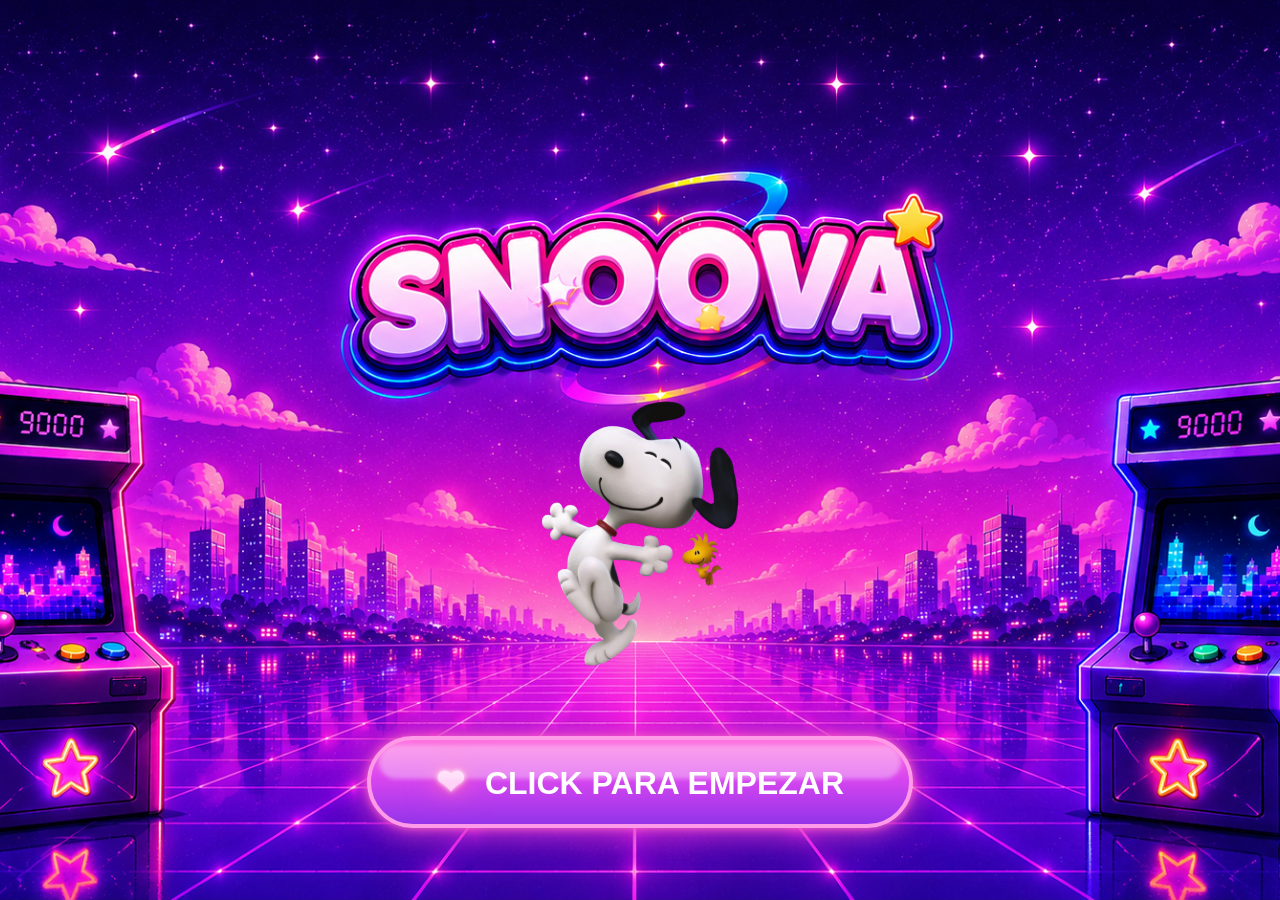
<file: index.html>
<!DOCTYPE html>
<html lang="es">

<head>
    <meta charset="UTF-8">
    <!-- ADAPTAR DISPOSITIVO -->
    <meta name="viewport" content="width=device-width, initial-scale=1.0">
    
    <title>SNOOVA ✨</title>

    <link rel="stylesheet" href="style.css">
</head>

<body>

    <div id="pantallaInicio">
        <img src="img/snoo.png" id="snoopy">

        <button id="btnEmpezar">
            <span class="corazon">❤</span>

            CLICK PARA EMPEZAR

        </button>

    </div>

    <!-- MUSICA -->
    <audio id="musicaInicio" loop>
        <source src="audio/bienvenida.mp3" type="audio/mp3">
    </audio>

    <!-- CLICK -->
    <audio id="clickSound">
        <source src="audio/clickMenu.mp3" type="audio/mp3">
    </audio>

    <!-- TRANSICION -->
    <div id="transition"></div>

    <script>
        const btn = document.getElementById("btnEmpezar");
        const musicaInicio = document.getElementById("musicaInicio");
        const clickSound = document.getElementById("clickSound");

        /* volumen */
        musicaInicio.volume = 0.55;
        clickSound.volume = 0.5;

        /* primer click inicia música */
        document.body.addEventListener("click", () => {

            musicaInicio.play();

        }, { once: true });

        /* botón empezar */
        btn.addEventListener("click", () => {

            /* sonido click */
            clickSound.currentTime = 0;

            clickSound.play();

            /* activar música menú */
            localStorage.setItem("musicaPermitida", "true");

            /* transición */
            const transition = document.getElementById("transition");

            /* mostrar transición */
            transition.style.opacity = "1";

            /* cambiar página */
            setTimeout(() => {

                window.location.href = "menu.html";

            }, 500);
        });
    </script>

</body>

</html>
</file>
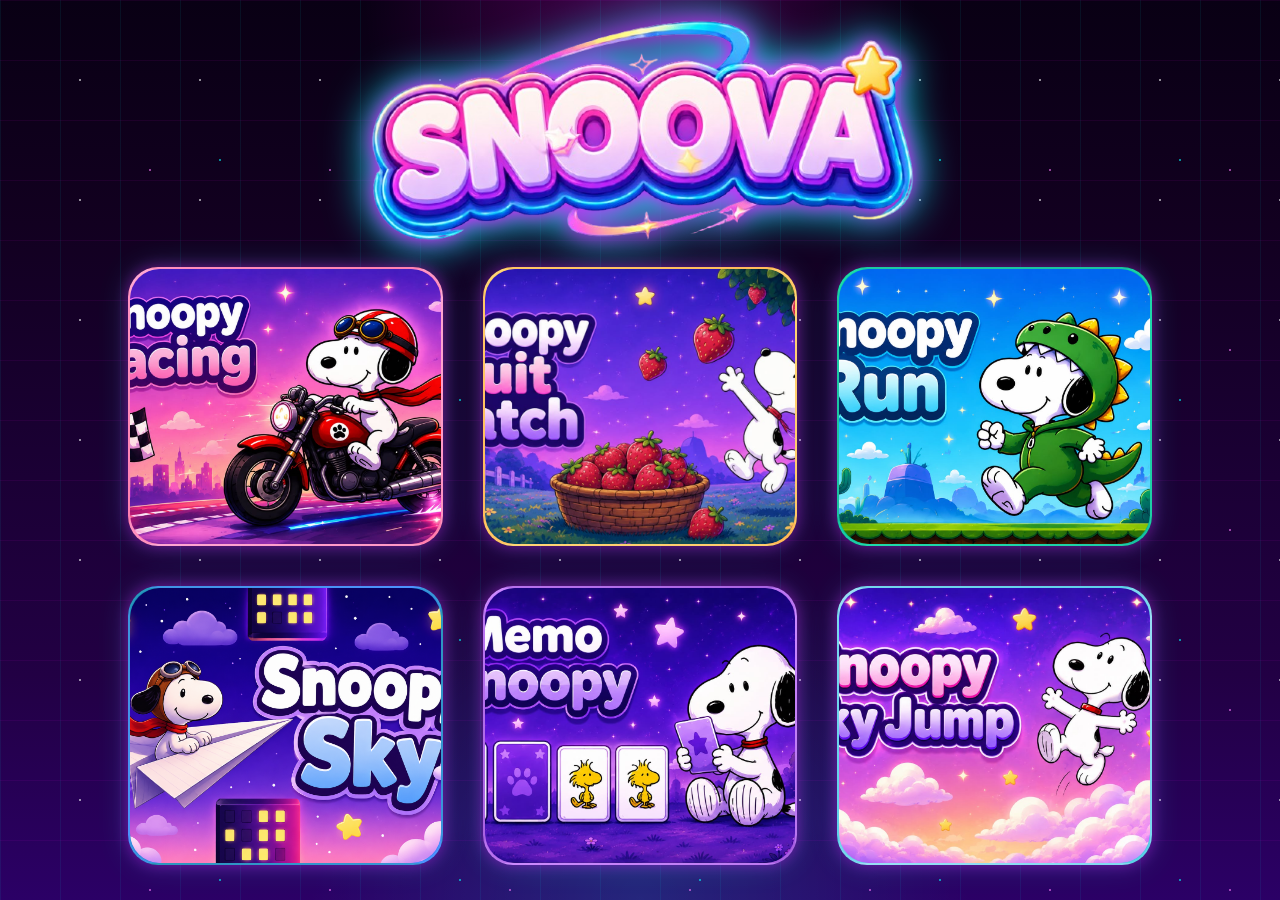
<file: menu.html>
<!DOCTYPE html>
<html lang="es">
<head>
    <meta charset="UTF-8">
    <!-- ADAPTAR DISPOSITIVO -->
    <meta name="viewport" content="width=device-width, initial-scale=1.0">
    
    <title>Snoopy Nova 💫</title>
    <link rel="stylesheet" href="style.css">
</head>

<body>
    <!-- LOGO -->
    <center>
        <img id="logo" class="logo" src="img/logo.png">
    </center>

    <!-- MENU -->
    <div id="menu" class="menu-juegos">
    
        <div class="juego" onclick="abrirJuego('carrera')">
            <img src="img/carreras.png">
        </div>

        <div class="juego" onclick="abrirJuego('frutas')">
            <img src="img/frutas.png">
        </div>

        <div class="juego" onclick="abrirJuego('dino')">
            <img src="img/dino.png">
        </div>

        <div class="juego" onclick="abrirJuego('flappy')">
            <img src="img/avion.png">
        </div>

        <div class="juego" onclick="abrirJuego('memorama')">
            <img src="img/memorama.png">
        </div>

        <div class="juego" onclick="abrirJuego('nubes')">
            <img src="img/nubes.png">
        </div>

    </div>

    <div id="transition"></div>

    <div id="game"></div>

    <!-- BOTON MENU -->
    <button id="volver" onclick="volverMenu()">
        Volver al menú
    </button>

    <!-- ORDEN IMPORTANTE -->
    <script src="juegos/flappy.js"></script>
    <script src="juegos/frutas.js"></script>
    <script src="juegos/carrera.js"></script>
    <script src="juegos/dino.js"></script>
    <script src="juegos/memorama.js"></script>
    <script src="juegos/nubes.js"></script>

    <!-- AUDIO MENU -->
    <audio id="musica" loop>
        <source src="audio/menu.mp3" type="audio/mp3">
    </audio>
    
    <audio id="clickSound">
        <source src="audio/clickMenu.mp3" type="audio/mp3">
    </audio>
    <script src="main.js"></script>


</body>
</html>
</file>
<file: style.css>
/*GENERAL*/
body {

    margin: 0;
    font-family: "Poppins", sans-serif;
    min-height: 100vh;

    background:
    radial-gradient(circle at top, rgba(255,0,255,.25), transparent 25%),
    radial-gradient(circle at bottom, rgba(0,255,255,.15), transparent 30%),
    linear-gradient(
        to bottom,
        #090014,
        #120020,
        #1a0033,
        #220044,
        #2b0066
    );

    overflow-x: hidden;

    color: white;
}
body::before {

    content: "";

    position: fixed;

    top: 0;
    left: 0;

    width: 100%;
    height: 100%;

    background-image:

    /* GRID */
    linear-gradient(rgba(255,0,255,0.12) 1px, transparent 1px),
    linear-gradient(90deg, rgba(0,255,255,0.12) 1px, transparent 1px),

    /* ESTRELLAS */
    radial-gradient(white 1px, transparent 1px),
    radial-gradient(#ff7bff 1px, transparent 1px),
    radial-gradient(#00ffff 1px, transparent 1px);

    background-size:
    60px 60px,
    60px 60px,
    120px 120px,
    180px 180px,
    240px 240px;

    background-position:
    0 0,
    0 0,
    20px 20px,
    60px 80px,
    100px 40px;

    pointer-events: none;

    opacity: .55;

    animation: estrellasMover 18s linear infinite;

    z-index: -1;
}

/* ========================= */
/* PANTALLA DE BIENVENIDA */
/* ========================= */
body{
    margin:0;
   
    font-family:Arial, Helvetica, sans-serif;
}
/* Pantalla */
#pantallaInicio{

    position:relative;

    width:100vw;
    height:100vh;

    background-image:url("img/pantalla.png");

    background-size: cover;

    background-attachment: fixed;

    background-position:center center;

    background-repeat:no-repeat;

    overflow:hidden;
}
/* Botón */
#btnEmpezar{

    position:absolute;

    left:50%;
    bottom:8%;

    transform:translateX(-50%);

    padding:22px 65px;

    border:none;
    border-radius:50px;

    font-size:32px;
    font-weight:bold;

    color:white;

    cursor:pointer;

    /* Degradado */
    background:linear-gradient(
        180deg,
        #ff73df 0%,
        #d946ef 45%,
        #9333ea 100%
    );

    /* Brillo exterior */
    box-shadow:
        0 0 10px #ff66c4,
        0 0 25px #c026d3,
        0 0 40px rgba(255,105,180,0.5);

    /* Borde neon */
    border:4px solid #ff9ae8;

    /* Efecto glossy */
    overflow:hidden;

    transition:0.3s;

    z-index:2;
}
/* Brillo interno arriba */
#btnEmpezar::before{

    content:"";

    position:absolute;

    top:5px;
    left:8px;
    right:8px;

    height:40%;

    border-radius:40px;

    background:rgba(255,255,255,0.35);

    filter:blur(2px);
}
/* Hover */
#btnEmpezar:hover{

    transform:translateX(-50%) scale(1.05);

    box-shadow:
        0 0 15px #ff66c4,
        0 0 35px #d946ef,
        0 0 55px rgba(255,105,180,0.7);
}
/* Click */
#btnEmpezar:active{

    transform:translateX(-50%) scale(0.98);
}
.corazon{

    margin-right:12px;

    font-size:34px;

    color:#ffd1f7;

    text-shadow:
        0 0 5px #fff,
        0 0 10px #ff66c4,
        0 0 20px #ff66c4,
        0 0 35px #ff66c4;

    animation:latido 1.5s infinite;
}
/* Animación */
@keyframes latido{

    0%{
        transform:scale(1);
    }

    25%{
        transform:scale(1.2);
    }

    50%{
        transform:scale(1);
    }

    75%{
        transform:scale(1.15);
    }

    100%{
        transform:scale(1);
    }
}
#snoopy{

    position:absolute;

    left:50%;
    bottom:20%;

    transform:translateX(-50%);

    width:210px;

    z-index:2;

    animation:flotar 3s ease-in-out infinite;
}
/* Animación */
@keyframes flotar {

    0%{
        transform:
        translateX(-50%)
        translateY(0px);
    }

    50%{
        transform:
        translateX(-50%)
        translateY(-12px);
    }

    100%{
        transform:
        translateX(-50%)
        translateY(0px);
    }
}

/*LOGO*/
.logo {

    width: 570px;

    margin-top: 10px;

    animation: flotarTitulo 3s infinite;

    filter:
    drop-shadow(0 0 10px #ff00ff)
    drop-shadow(0 0 20px #00ffff);

    animation:
    flotarTitulo 3s infinite;
}

/*MENU*/
.menu-juegos {

    width: 80%;
    margin: auto;
    margin-top: 0px;

    display: grid;

    grid-template-columns: repeat(3, 1fr);

    gap: 40px;

    animation: aparecerMenu 0.5s;
}
/* tarjetas de juegos */
.juego {

    height: 275px;

    border-radius: 30px;

    overflow: hidden;

    position: relative;

    transition: 0.3s;

    background: rgba(15,15,35,.9);

    border: 2px solid rgba(255,255,255,.1);

    backdrop-filter: blur(10px);

    box-shadow:
    0 0 15px rgba(255,0,255,.4),
    0 0 30px rgba(0,255,255,.2);
}
/* hover*/
.juego:hover {

    transform: scale(1.05) translateY(-10px);

    box-shadow:

    0 0 20px #ff00ff,
    0 0 40px #00ffff,
    0 0 80px rgba(255,0,255,.7);

    border: 2px solid #ff00ff;
}
/* BRILLO*/
.juego::after {

    content: "";

    position: absolute;

    top: 0;
    left: -100%;

    width: 50%;
    height: 100%;

    background: rgba(255,255,255,0.3);

    transform: skewX(-25deg);

    transition: 0.5s;
}
.juego:hover::after {

    left: 130%;
}
/*IMAGENES*/
.juego img {

    width: 100%;
    height: 100%;

    object-fit: cover;

    border-radius: 30px;

    transition: 0.3s;   
}
.juego:hover img {

    transform: scale(1.1);
}

/* colores variados */
.juego:nth-child(1){ background: linear-gradient(145deg, #ff9ecf, #ff6fa5); }
.juego:nth-child(2){ background: linear-gradient(145deg, #ffd166, #ffb347); }
.juego:nth-child(3){ background: linear-gradient(145deg, #06d6a0, #00b894); }
.juego:nth-child(4){ background: linear-gradient(145deg, #118ab2, #3a86ff); }
.juego:nth-child(5){ background: linear-gradient(145deg, #c77dff, #9d4edd); }
.juego:nth-child(6){ background: linear-gradient(145deg, #90dbf4, #48cae4); }

/*JUEGOS*/

/*CARRERAS*/
.carrera-container {

    width: 95%;

    background: rgba(255,255,255,0.10);

    backdrop-filter: blur(10px);

    border-radius: 35px;

    padding: 20px;

    border: 2px solid rgba(255,255,255,0.2);

    box-shadow:
    0 0 20px rgba(255,0,255,.25),
    0 0 40px rgba(0,255,255,.15);

    animation: aparecerMenu .5s;
}
.carrera-titulo {

    text-align: center;

    color: #ff7fd1;

    font-size: 45px;

    margin-top: 0;

    margin-bottom: 20px;

    text-shadow:
    0 0 10px #ff9ae8,
    0 0 25px #ff4fd8;
}
/* CANVAS CARRERA */
#canvasCarrera {

    display: block;

    margin: auto;

    width: 100%;

    border-radius: 25px;

    box-shadow:
    0 0 20px rgba(255,105,180,.4);

    touch-action: none;
}
/*FIN CARRERAS*/


/* GATO */
.gato-container {

    background: rgba(255, 255, 255, 0.15);

    backdrop-filter: blur(10px);

    border: 2px solid rgba(255,255,255,0.3);

    border-radius: 35px;

    padding: 40px;

    width: fit-content;

    box-shadow:
    0 0 20px rgba(255, 0, 0, 0.3),
    0 0 40px rgba(199,125,255,0.3);

    animation: aparecerMenu 0.5s;
}
/* TITULO */
.gato-titulo {

    color: white;

    font-size: 45px;

    margin-top: 0;

    text-shadow:
    0 0 10px #dd8ec1,
    0 0 20px #c77dff;
}
/* TEXTO TURNO */
.turno-texto {

    color: rgb(136, 68, 68);

    font-size: 30px;

    margin-bottom: 20px;

    text-shadow: 0 0 10px #ff8fd8;
}
/* RESULTADO */
.resultado {

    color: white;

    font-size: 28px;

    font-weight: bold;

    margin-top: 20px;

    text-shadow:
    0 0 10px #fff,
    0 0 20px #ff8fd8;
}
/* BOTON REINICIAR */
.btn-reiniciar {

    margin-top: 20px;

    padding: 15px 30px;

    border: none;

    border-radius: 20px;

    background: linear-gradient(145deg, #ff9ecf, #c77dff);

    color: white;

    font-size: 18px;

    font-weight: bold;

    cursor: pointer;

    transition: 0.3s;

    box-shadow:
    0 0 10px #c360a1,
    0 0 20px #c77dff;
}
.btn-reiniciar:hover {

    transform: scale(1.08);

    box-shadow:
    0 0 15px white,
    0 0 30px #ff8fd8,
    0 0 50px #c77dff;
}
/* CELDAS */
.celda {

    width: 110px;

    height: 110px;

    background: rgba(255,255,255,0.2);

    backdrop-filter: blur(8px);

    border: 2px solid rgba(255, 24, 24, 0.3);

    border-radius: 25px;

    font-size: 45px;

    display: flex;

    align-items: center;

    justify-content: center;

    cursor: pointer;

    transition: 0.2s;

    box-shadow:
    0 0 10px rgba(255,255,255,0.2);
}

.celda:hover {

    transform: scale(1.05);

    box-shadow:
    0 0 15px white,
    0 0 25px #ff8fd8;
}
/* FIN GATO */




/* canvas */
canvas {
    margin-top: 20px;
    border-radius: 20px;
}


/*TRANSICION*/
#transition {

    position: fixed;

    top: 0;
    left: 0;

    width: 100%;
    height: 100%;

    background: radial-gradient(circle, #dacaff, #c77dff);

    opacity: 0;

    pointer-events: none;

    transition: opacity 0.5s;

    z-index: 999;
}


/*JUEGO*/
#game {
    display: flex;
    justify-content: center;
    margin-top: 20px;
}

/*BOTON VOLVER MENU*/
#volver {

    display: none;

    position: fixed;

    top: 20px;
    left: 20px;

    z-index: 9999;

    padding: 15px 25px;

    border: none;

    border-radius: 20px;

    background: linear-gradient(145deg, #ff9ecf, #c77dff);

    color: white;

    font-size: 18px;

    font-weight: bold;

    cursor: pointer;

    box-shadow: 0 0 20px #ff8fd8;

    transition: 0.3s;
}

/*VARIABLES A LLAMAR*/
@keyframes flotarTitulo {

    0% { transform: translateY(0px); }

    50% { transform: translateY(-8px); }

    100% { transform: translateY(0px); }
}

@keyframes aparecerMenu {

    from {

        opacity: 0;

        transform: scale(0.9);
    }

    to {

        opacity: 1;

        transform: scale(1);
    }
}

@keyframes estrellasMover {

    from {

        transform: translateY(0px);
    }

    to {

        transform: translateY(120px);
    }
}







/* ========================= */
/* TABLET */
/* ========================= */

@media (max-width: 1024px) {
    /*INICIO*/
    #snoopy {

        width: 170px;

        bottom: 24%;
    }

    #btnEmpezar {

        font-size: 24px;

        padding: 18px 45px;

        bottom: 10%;
    }

/*MENU*/
    .logo {

        width: 420px;
    }
    .menu-juegos {

        width: 90%;

        grid-template-columns: repeat(2, 1fr);

        gap: 25px;
    }
    .juego {

        height: 220px;
    }
}

/* ========================= */
/* CELULAR */
/* ========================= */

@media (max-width: 768px) {
/*INICIO*/
    #pantallaInicio {

        background-image: url("img/pantalla-mobile.png");

        background-size: cover;

        background-position: center;
    }
    #snoopy {

        width: 140px;

        bottom: 28%;
    }
    #btnEmpezar {

        width: 280px;

        font-size: 22px;

        padding: 18px 20px;

        bottom: 12%;
    }
    .corazon {

        font-size: 24px;
    }

/*MENU*/
    body {

        overflow-x: hidden;
    }
    .logo {

        width: 280px;

        margin-top: 20px;
    }
    .menu-juegos {

        width: 92%;

        grid-template-columns: 1fr;

        gap: 20px;
    }
    .juego {

        height: 190px;

        border-radius: 25px;
    }
    .juego img {

        border-radius: 25px;
    }

    /*JUEGOS*/

    /*CARRERAS*/
    .carrera-container {

        width: 96%;

        padding: 15px;

        border-radius: 25px;
    }
    .carrera-titulo {

        font-size: 28px;
    }
    #canvasCarrera {

        border-radius: 18px;
    }
    /* BOTON VOLVER - CELULAR */
    #volver {

        top: 10px;

        left: 10px;

        padding: 10px 18px;

        font-size: 14px;

        border-radius: 15px;
    }
    /* SEPARACION DEL JUEGO */
    #game {

        margin-top: 80px;
    }
}
</file>
